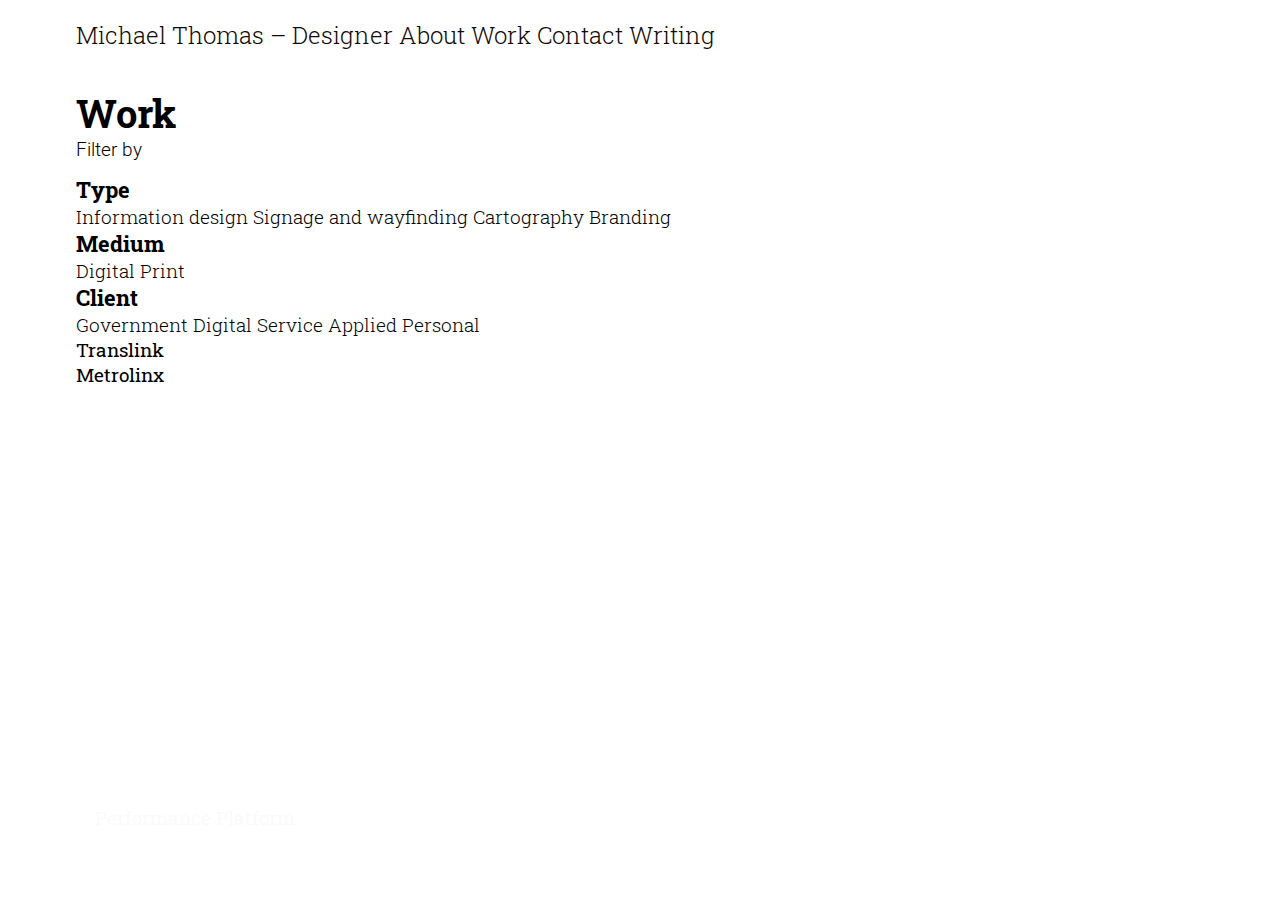
<file: project.html>
<!DOCTYPE html>
<html lang="en">
  <head>
    <meta charset="utf-8">
    <meta http-equiv="X-UA-Compatible" content="IE=edge">
    <meta name="viewport" content="width=device-width, initial-scale=1">
    <title>Bootstrap 101 Template</title>
    <link rel="stylesheet" href="css/style.css">

  </head>
  <body>
      <header>
        <nav>
          <ul>
            <li><a href="index.html">Michael Thomas – Designer</li>
            <li><a href="about.html">About</a></li>
            <li><a href="work.html">Work</a></li>
            <li><a href="contact.html">Contact</a></li>
            <li><a href="writing.html">Writing</a></li>
          </ul>
        </nav>
      </header>
      <main>
        <aside>
          <h1>Work</h1>
          <p>Filter by</p>
            <ul>
              <h3>Type</h3>
                <li>Information design</li>
                <li>Signage and wayfinding</li>
                <li>Cartography</li>
                <li>Branding</li>
              <h3>Medium</h3>
                <li>Digital</li>
                <li>Print</li>
              <h3>Client</h3>
                <li>Government Digital Service</li>
                <li>Applied</li>
                <li>Personal</li>
            </ul>
        </aside>
        <section>
          <article class="prjImg performance">
            <div class="prjDesc">Performance Platform
            </div>
          </article>
          <article class="prjImg sprint">Translink
              <div class="prjDesc">
              </div>
          </article>
          <article class="prjImg translink">Metrolinx
              <div class="prjDesc">
              </div>
          </article>
          <article class="prjImg"></article>
          <article class="prjImg"></article>
          <article class="prjImg"></article>
          <article class="prjImg"></article>
          <article class="prjImg"></article>
          <article class="prjImg"></article>
          <article class="prjImg"></article>
          <article class="prjImg"></article>
          <article class="prjImg"></article>
        </section>
      </main>


    <script src="https://ajax.googleapis.com/ajax/libs/jquery/1.11.1/jquery.min.js"></script>
    <script src="js/main.js"></script>
  </body>
</html>
</file>
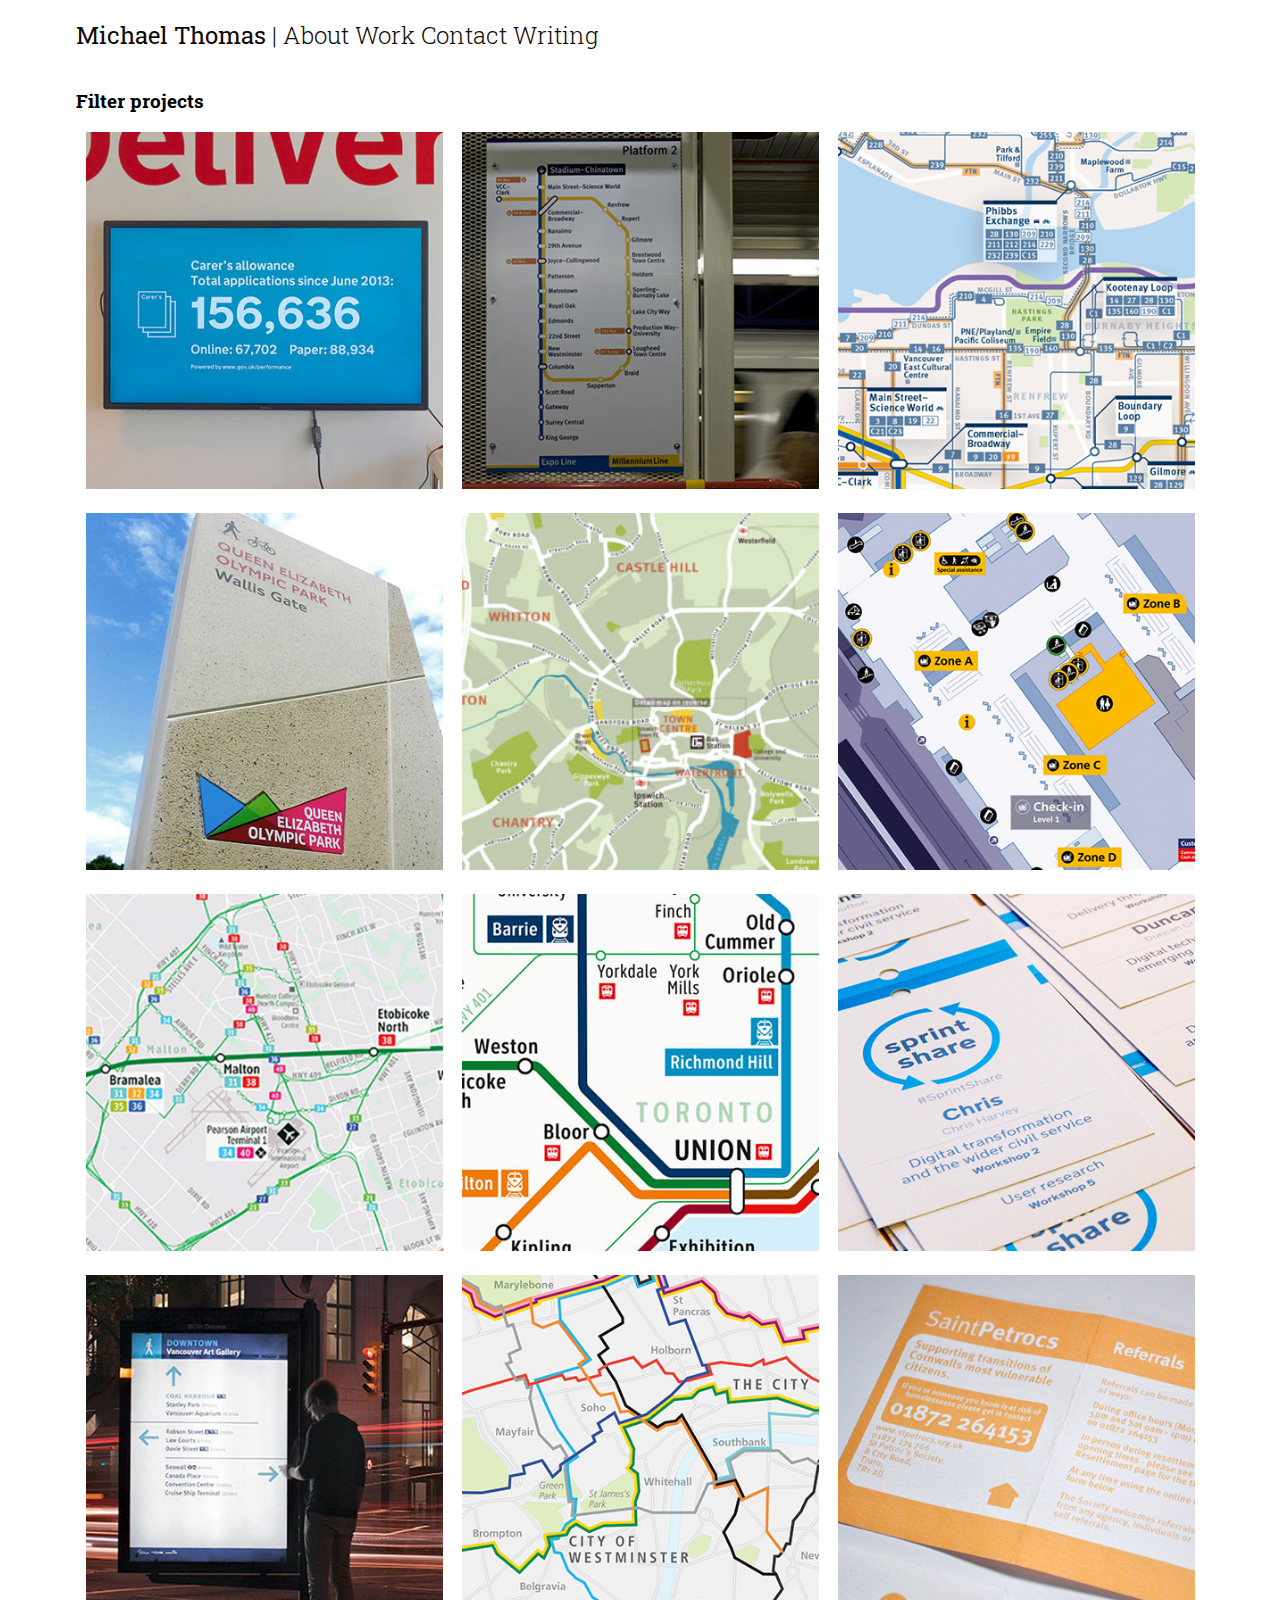
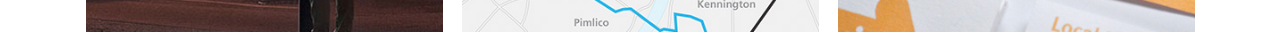
<file: work.html>
<!DOCTYPE html>
<html lang="en">
  <head>
    <meta charset="utf-8">
    <meta http-equiv="X-UA-Compatible" content="IE=edge">
    <meta name="viewport" content="width=device-width, initial-scale=1">
    <title>Bootstrap 101 Template</title>
    <link rel="stylesheet" href="css/style.css">


  </head>
  <body>
      <header>
        <nav>
          <ul>
            <li><a href="index.html"><strong>Michael Thomas</a></strong> | </li>
            <li><a href="about.html">About</a></li>
            <li><a href="work.html">Work</a></li>
            <li><a href="contact.html">Contact</a></li>
            <li><a href="writing.html">Writing</a></li>
        </nav>
      </header>

      <main>
        <div id="filterContainer">
          <span class="filterSelect"><h4>Filter projects</h4></span>
          <span id="clearFilter">Clear filter x</span>
          <!--           <a id="info" class="filter" href="#">Information Design</a> | 
          <a id="map" class="filter" href="#">Mapping</a> | 
          <a id="sign" class="filter" href="#">Signage</a> |
          <a id="clear" href="#">Clear filter</a> -->
        </div>
        <div id="filterDropdown" class="col-12">
 
          <div class="filterList agency">
            <h4>Agency</h4>
            <ul>
              <li id="gdsAgency">Government Digital Service</li>
              <li id="applied">Applied_</li>
              <li id="personal">Personal</li>
            </ul>
          </div>
 
<!--           <div class="filterList client">
            <h4>Client</h4>
            <ul>
              <li id="gdsClient">Government Digital Service</li>
              <li id="govuk">GOV.UK</li>
              <li id="trans">Vancouver Translink</li>
              <li id="mx">Metrolinx</li>
              <li id="lldc">LLDC</li>
              <li id="heath">Heathrow Airport</li>
              <li id="la">Local Authorities</li>
            </ul>
          </div> -->
  
          <div class="filterList specialism">
            <h4>Specialism</h4>
             <ul>
              <li id="infoDes">Information design</li>
              <li id="sign">Signage</li>
              <li id="maps">Mapping</li>
              <li id="brand">Branding</li>
            </ul>
          </div> 

          <div class="filterList medium">
            <h4>Medium</h4>
            <ul>
              <li id="digi">Digital</li>
              <li id="print">Print</li>
            </ul>
          </div>
      
        </div>

        <div class="project col-4 performance">           
          <a href="projects.html">
            <div class="workImg">
              <img alt="" src="images/sq_govuk_4.jpg"> 
            </div>
          </a>
          <div class="prjDesc">
            <h3>Performance Platform</h3>
            <p>Measuring government services</p>
          </div>
        </div>  

        <div class="project col-4 millennium">
          <div class="workImg">
            <img alt="" src="images/sq_mill_1.jpg">
          </div>
          <div class="prjDesc">
            <h3>Vancouver Millenium Line</h3>
            <p>Skytrain station signage</p>
          </div>
        </div>

        <div class="project col-4 mvc">
          <div class="workImg">
            <img alt="" src="images/sq_mvc_1.jpg">
          </div>
          <div class="prjDesc">
            <h3>Metro Vancouver Transit Maps</h3>
            <p>Transit system mapping</p>
          </div>
        </div>

        <div class="project col-4 qeop">
          <div class="workImg">
            <img alt="" src="images/sq_qeop_2.jpg">
          </div>
          <div class="prjDesc">
            <h3>Queen Elizabeth Olympic Park</h3>
            <p>Wayfinding strategy and signage</p>
          </div>
        </div>

        <div class="project col-4 genmaps">
          <div class="workImg">
            <img alt="" src="images/sq_ips_01.jpg">
          </div>
          <div class="prjDesc">
            <h3>Reigonal mapping and collateral</h3>
            <p>Various mapping projects</p>
          </div>
        </div>

        <div class="project col-4 heathrow">
          <div class="workImg">
            <img alt="" src="images/sq_heath_2.jpg">
          </div>
          <div class="prjDesc">
            <h3>Heathrow Airport</h3>
            <p>Airport mapping system</p>
          </div>
        </div>
        
        <div class="project col-4 mxBus">
          <div class="workImg">
            <img alt="" src="images/sq_mxroute_2.jpg">
          </div>
          <div class="prjDesc">
            <h3>Toronto bus route maps</h3>
            <p>Bus driver route maps</p>
          </div>
        </div>

        <div class="project col-4 mxMap">
          <div class="workImg">
            <img alt="" src="images/sq_mxroute_1.jpg">
          </div>
          <div class="prjDesc">
            <h3>Metrolinx transit map</h3>
            <p>Transit system mapping</p>
          </div>
        </div>

        <div class="project col-4 sprint">
          <div class="workImg ">
            <img alt="" src="images/sq_sprint_1.jpg">
          </div>
          <div class="prjDesc">
            <h3>Sprint conferences</h3>
            <p>Event branding and collateral</p>
          </div>
        </div>

        <div class="project col-4 cov">
          <div class="workImg">
            <img alt="" src="images/sq_van_2.jpg">
          </div>
          <div class="prjDesc">
            <h3>City of Vancouver</h3>
            <p>Pedestrian mapping prototype</p>
          </div>
        </div>

        <div class="project col-4 cycle">
          <div class="workImg">
            <img alt="" src="images/sq_cycle_1.jpg">
          </div>
          <div class="prjDesc">
            <h3>Cycle Line</h3>
            <p>Cycle wayfinding strategy</p>
          </div>
        </div>

        <div class="project col-4 stP">
          <div class="workImg">
            <img alt="" src="images/sq_stp_2.jpg">
          </div>
          <div class="prjDesc">
            <h3>St Petroc's Society</h3>
            <p>Charity branding concept</p>
          </div>
        </div>

        <!-- <aside>
          <h1>Work</h1>
          <p>Filter by</p>
            <ul>
              <h3>Type</h3>
                <li>Information design</li>
                <li>Signage and wayfinding</li>
                <li>Cartography</li>
                <li>Branding</li>
              <h3>Medium</h3>
                <li>Digital</li>
                <li>Print</li>
              <h3>Client</h3>
                <li>Government Digital Service</li>
                <li>Applied</li>
                <li>Personal</li>
            </ul>
        </aside>
        <section>
          <article class="prjImg performance">
            <div class="prjDesc">Performance Platform
            </div>
          </article>
          <article class="prjImg sprint">Translink
              <div class="prjDesc">
              </div>
          </article>
          <article class="prjImg translink">Metrolinx
              <div class="prjDesc">
              </div>
          </article>
          <article class="prjImg"></article>
          <article class="prjImg"></article>
          <article class="prjImg"></article>
          <article class="prjImg"></article>
          <article class="prjImg"></article>
          <article class="prjImg"></article>
          <article class="prjImg"></article>
          <article class="prjImg"></article>
          <article class="prjImg"></article>
        </section> -->
      </main>


    <script src="https://ajax.googleapis.com/ajax/libs/jquery/1.11.1/jquery.min.js"></script>
    <script src="js/main.js"></script>
    <script src="js/work_projects_hover.js"></script>
  </body>
</html>
</file>
<file: css/style.css>
@import url(http://fonts.googleapis.com/css?family=Roboto+Slab:400,300,700|Roboto:300,700,400);
h1,
h2,
h3,
h4,
h5,
h6 {
  margin: 0px; }

p {
  margin: 0 0 0.75rem 0;
  font-family: "Roboto", sans-serif;
  font-weight: 300; }

li {
  font-weight: 300; }

.row {
  margin-right: -15px;
  margin-left: -15px; }

.col-1, .col-2, .col-3, .col-4, .col-5, .col-6, .col-7, .col-8, .col-9, .col-10, .col-11, .col-12 {
  position: relative;
  min-height: 1px;
  padding-right: 0px;
  padding-left: 0px; }

.col-1, .col-2, .col-3, .col-4, .col-5, .col-6, .col-7, .col-8, .col-9, .col-10, .col-11, .col-12 {
  float: left; }

.col-12 {
  width: 100%; }

.col-6 {
  width: 50%; }

.col-4 {
  width: 33.333333333%; }

.col-2 {
  width: 16.66666667%; }

html {
  font-size: 19px;
  font-color: #100906; }
  html a {
    color: #100906;
    text-decoration: none; }
    html a:hover {
      border-bottom: solid #b7b4b4 2px;
      color: #b7b4b4; }

body {
  margin: 0 2rem;
  background-color: #fff;
  padding: 0 2rem;
  font-family: 'Roboto Slab', sans-serif; }

ul {
  margin: 0;
  padding: 0; }
  ul li {
    display: inline-block; }

header {
  margin: 0;
  background-color: #fff;
  padding: 1rem 0 1rem 0;
  margin-bottom: 1rem;
  font-size: 1.25rem; }

footer {
  text-align: right;
  font-size: 0.75rem;
  font-color: #b7b4b4; }

#projectName {
  font-weight: 700; }

#projectType {
  font-weight: 300; }

.heroImg, .heroImgProject {
  width: 100%;
  height: 80vh; }

.heroImgProject {
  height: 50vh; }

.container {
  margin: 1rem 0 1rem 0; }

.descrip {
  margin: 1rem 0 1rem 0;
  padding: 1rem 0 1rem 0; }

.metadata,
.content {
  padding: 1rem 0 0 0;
  margin-right: 1rem; }

.workImg {
  max-width: auto;
  max-height: auto;
  margin: 1rem 0.5rem 0 0.5rem;
  overflow: hidden;
  position: center center; }

.filterSelect :hover {
  cursor: pointer;
  text-decoration: underline;
  color: #b7b4b4; }

#filterDropdown {
  margin: 1rem 0; }

.filterList {
  float: left;
  width: 25%;
  display: block; }
  .filterList ul :hover {
    cursor: pointer;
    text-decoration: underline;
    color: #b7b4b4; }
  .filterList li {
    display: block;
    margin-bottom: 0.25rem; }
  .filterList h1 {
    margin-bottom: 1rem; }

img {
  width: 100%;
  height: 100%; }

.copyright {
  float: right;
  color: #b7b4b4;
  font-size: 0.666rem;
  font-weight: 300; }

.filter {
  height: auto; }

.filterContainer {
  display: inline-block; }

.filterSelect {
  display: inline-block;
  font-font-weight: 700; }

#clearFilter {
  display: inline-block;
  font-font-weight: 300; }
  #clearFilter :hover {
    text-decoration: underline;
    color: #b7b4b4; }

.project {
  float: left;
  position: relative; }

.prjDesc {
  background-color: rgba(255, 255, 255, 0.85);
  height: 4rem;
  width: 100%;
  position: absolute;
  margin: 0;
  padding: 1rem;
  bottom: 0; }

.checkered {
  background-color: darkgrey; }

@media (max-width: 960px) {
  body {
    margin: 0 1rem;
    padding: 0 1rem; }

  .col-4 {
    width: 50%; }

  .container {
    margin: 1rem 0 1rem 0; } }
@media (max-width: 480px) {
  body {
    margin: 0 0.15rem; }

  .col-4 {
    width: 100%; } }

/*# sourceMappingURL=style.css.map */
</file>
